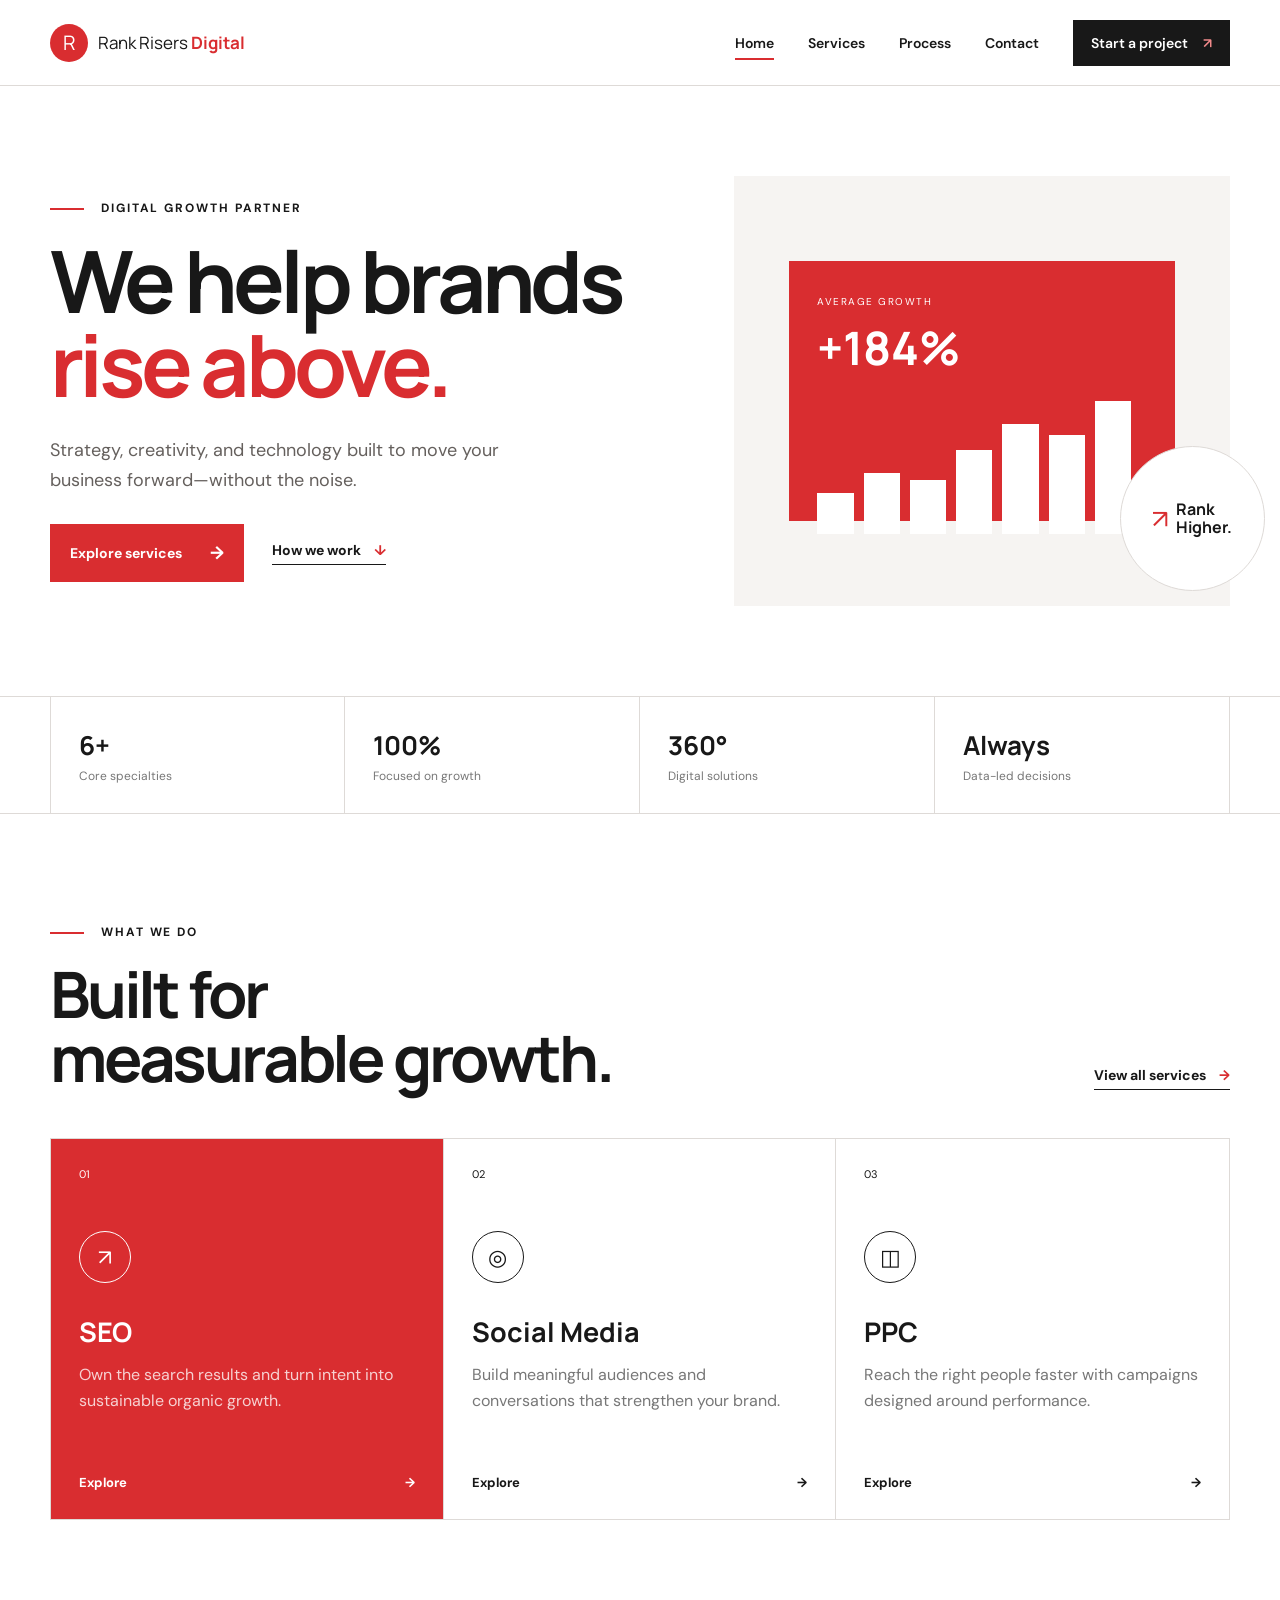
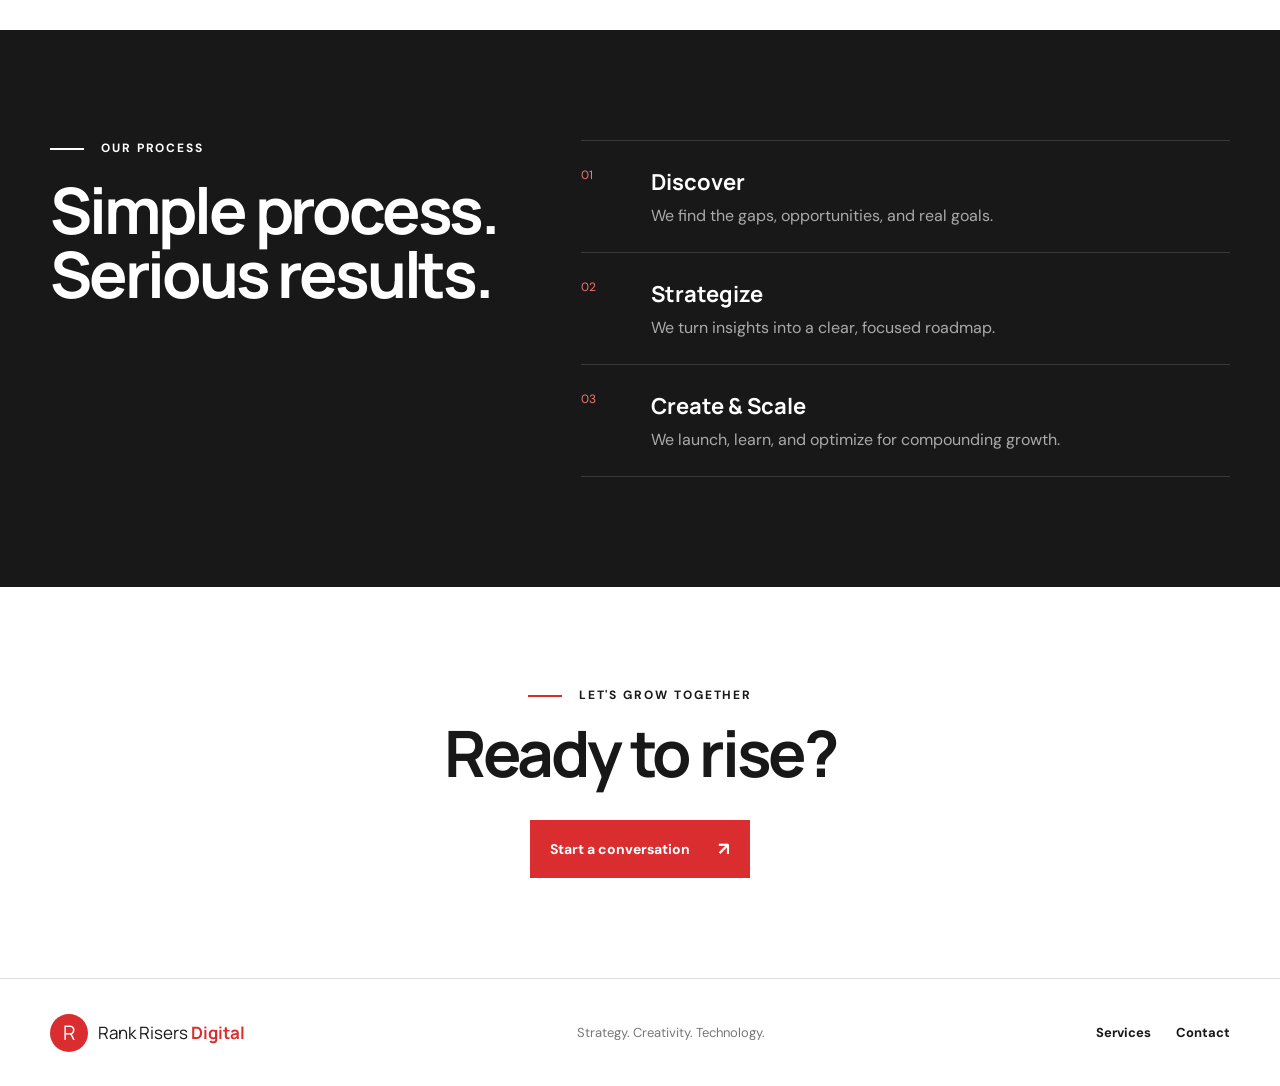
<file: index.html>
<!DOCTYPE html>
<html lang="en">
<head>
  <meta charset="UTF-8">
  <meta name="viewport" content="width=device-width, initial-scale=1.0">
  <meta name="description" content="Rank Risers Digital helps brands grow with SEO, social media, PPC, web development, AI solutions, and custom software.">
  <title>Rank Risers Digital — Growth That Performs</title>
  <link rel="preconnect" href="https://fonts.googleapis.com">
  <link rel="preconnect" href="https://fonts.gstatic.com" crossorigin>
  <link href="https://fonts.googleapis.com/css2?family=DM+Sans:wght@400;500;600;700&family=Manrope:wght@700;800&display=swap" rel="stylesheet">
  <link rel="stylesheet" href="styles.css">
  <link rel="stylesheet" href="popup.css">
</head>
<body>
  <header class="site-header">
    <div class="container nav-wrap">
      <a class="brand" href="index.html" aria-label="Rank Risers Digital home"><span class="brand-mark">R</span><span>Rank Risers <b>Digital</b></span></a>
      <button class="menu-toggle" type="button" aria-expanded="false" aria-controls="primary-nav" aria-label="Open menu"><span></span><span></span></button>
      <nav id="primary-nav" class="nav-links" aria-label="Primary navigation">
        <a class="active" href="index.html">Home</a><a href="services.html">Services</a><a href="#process">Process</a><a href="contact.html">Contact</a>
        <a href="contact.html" class="nav-cta">Start a project <span>↗</span></a>
      </nav>
    </div>
  </header>
  <main>
    <section class="hero"><div class="container hero-grid">
      <div class="hero-copy"><p class="eyebrow"><span></span> Digital growth partner</p><h1>We help brands<br><em>rise above.</em></h1><p class="hero-lede">Strategy, creativity, and technology built to move your business forward—without the noise.</p><div class="hero-actions"><a class="button button-primary" href="services.html">Explore services <span>→</span></a><a class="text-link" href="#process">How we work <span>↓</span></a></div></div>
      <div class="hero-art" aria-label="Abstract rank growth graphic"><div class="art-panel"><span class="panel-label">Average growth</span><strong>+184%</strong><div class="bars" aria-hidden="true"><i style="--h:28%"></i><i style="--h:42%"></i><i style="--h:37%"></i><i style="--h:58%"></i><i style="--h:76%"></i><i style="--h:68%"></i><i style="--h:92%"></i></div></div><div class="art-badge"><span>↗</span><b>Rank<br>Higher.</b></div></div>
    </div></section>
    <section class="proof-strip" aria-label="Capabilities"><div class="container proof-grid"><div><strong>6+</strong><span>Core specialties</span></div><div><strong>100%</strong><span>Focused on growth</span></div><div><strong>360°</strong><span>Digital solutions</span></div><div><strong>Always</strong><span>Data-led decisions</span></div></div></section>
    <section class="services-preview section"><div class="container"><div class="section-heading"><div><p class="eyebrow"><span></span> What we do</p><h2>Built for<br>measurable growth.</h2></div><a class="text-link" href="services.html">View all services <span>→</span></a></div>
      <div class="service-grid"><article class="service-card featured"><span class="service-number">01</span><div class="service-icon">↗</div><h3>SEO</h3><p>Own the search results and turn intent into sustainable organic growth.</p><a href="services.html#seo" aria-label="Learn about SEO">Explore <span>→</span></a></article><article class="service-card"><span class="service-number">02</span><div class="service-icon">◎</div><h3>Social Media</h3><p>Build meaningful audiences and conversations that strengthen your brand.</p><a href="services.html#smo" aria-label="Learn about social media">Explore <span>→</span></a></article><article class="service-card"><span class="service-number">03</span><div class="service-icon">◫</div><h3>PPC</h3><p>Reach the right people faster with campaigns designed around performance.</p><a href="services.html#ppc" aria-label="Learn about PPC">Explore <span>→</span></a></article></div>
    </div></section>
    <section class="process section" id="process"><div class="container process-grid"><div class="process-intro"><p class="eyebrow light"><span></span> Our process</p><h2>Simple process.<br>Serious results.</h2></div><ol class="process-list"><li><span>01</span><div><strong>Discover</strong><p>We find the gaps, opportunities, and real goals.</p></div></li><li><span>02</span><div><strong>Strategize</strong><p>We turn insights into a clear, focused roadmap.</p></div></li><li><span>03</span><div><strong>Create &amp; Scale</strong><p>We launch, learn, and optimize for compounding growth.</p></div></li></ol></div></section>
    <section class="cta-section"><div class="container cta-inner"><p class="eyebrow"><span></span> Let's grow together</p><h2>Ready to rise?</h2><a class="button button-primary" href="contact.html">Start a conversation <span>↗</span></a></div></section>
  </main>
  <footer><div class="container footer-grid"><a class="brand" href="index.html"><span class="brand-mark">R</span><span>Rank Risers <b>Digital</b></span></a><p>Strategy. Creativity. Technology.</p><div class="footer-links"><a href="services.html">Services</a><a href="contact.html">Contact</a></div></div></footer>
  <div class="contact-modal" id="contact-modal" aria-hidden="true"><div class="contact-modal__backdrop" data-modal-close></div><section class="contact-modal__panel" role="dialog" aria-modal="true" aria-labelledby="modal-title" aria-describedby="modal-description"><button class="contact-modal__close" type="button" aria-label="Close contact popup" data-modal-close>&times;</button><p class="eyebrow"><span></span> Let's talk</p><h2 id="modal-title">Ready to rise?</h2><p id="modal-description">Tell us a little about your project and we’ll help you find the right next step.</p><a class="button button-primary" href="contact.html">Contact our team <span>↗</span></a><button class="contact-modal__later" type="button" data-modal-close>Maybe later</button></section></div>
  <script src="script.js"></script>
</body>
</html>
</file>
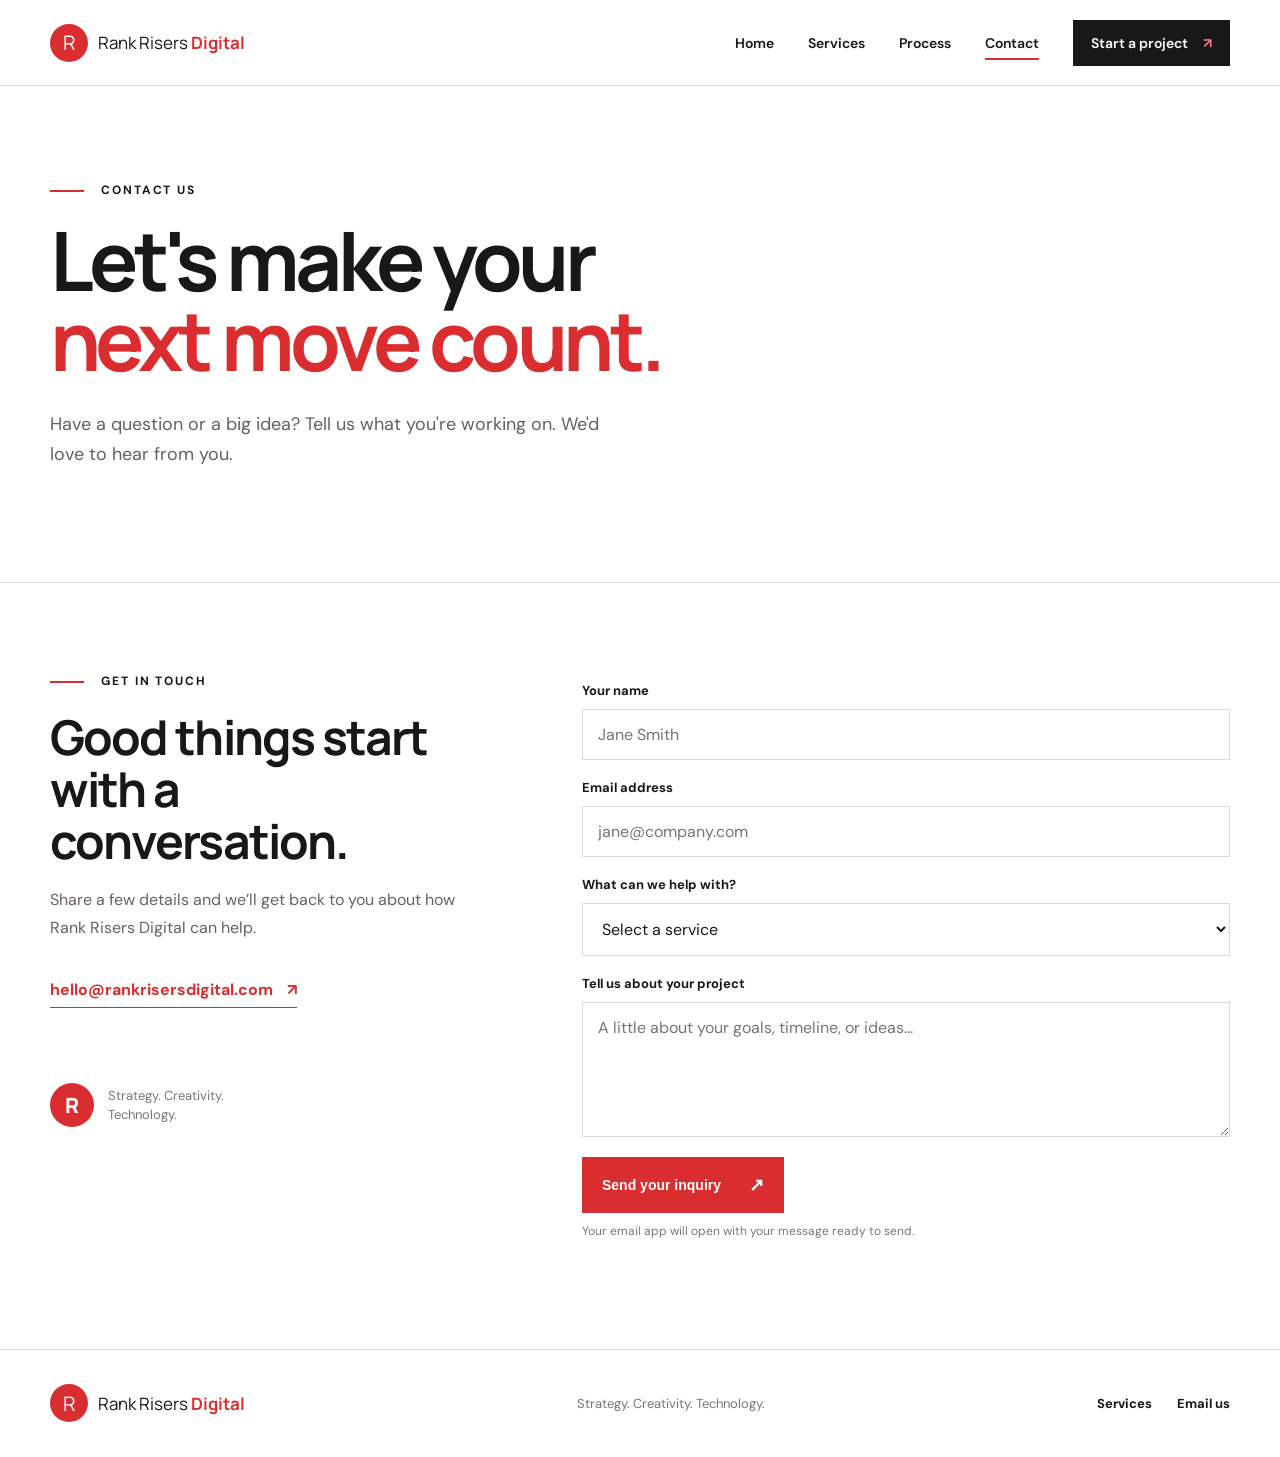
<file: contact.html>
<!DOCTYPE html>
<html lang="en">
<head>
  <meta charset="UTF-8"><meta name="viewport" content="width=device-width, initial-scale=1.0">
  <meta name="description" content="Get in touch with Rank Risers Digital to talk about your next digital growth project.">
  <title>Contact — Rank Risers Digital</title>
  <link rel="preconnect" href="https://fonts.googleapis.com"><link rel="preconnect" href="https://fonts.gstatic.com" crossorigin>
  <link href="https://fonts.googleapis.com/css2?family=DM+Sans:wght@400;500;600;700&family=Manrope:wght@700;800&display=swap" rel="stylesheet">
  <link rel="stylesheet" href="styles.css"><link rel="stylesheet" href="popup.css">
</head>
<body>
  <header class="site-header"><div class="container nav-wrap"><a class="brand" href="index.html"><span class="brand-mark">R</span><span>Rank Risers <b>Digital</b></span></a><button class="menu-toggle" type="button" aria-expanded="false" aria-controls="primary-nav" aria-label="Open menu"><span></span><span></span></button><nav id="primary-nav" class="nav-links" aria-label="Primary navigation"><a href="index.html">Home</a><a href="services.html">Services</a><a href="index.html#process">Process</a><a class="active" href="contact.html">Contact</a><a href="#contact-form" class="nav-cta">Start a project <span>↗</span></a></nav></div></header>
  <main>
    <section class="contact-page-hero"><div class="container"><p class="eyebrow"><span></span> Contact us</p><h1>Let's make your<br><em>next move count.</em></h1><p class="hero-lede">Have a question or a big idea? Tell us what you're working on. We'd love to hear from you.</p></div></section>
    <section class="contact-page-content" id="contact-form"><div class="container contact-layout">
      <div class="contact-details"><p class="eyebrow"><span></span> Get in touch</p><h2>Good things start with a conversation.</h2><p>Share a few details and we’ll get back to you about how Rank Risers Digital can help.</p><a class="contact-email" href="mailto:hello@rankrisersdigital.com">hello@rankrisersdigital.com <span>↗</span></a><div class="contact-note"><span>R</span><p>Strategy. Creativity.<br>Technology.</p></div></div>
      <form class="contact-form" id="project-form">
        <label for="name">Your name</label><input id="name" name="name" autocomplete="name" required placeholder="Jane Smith">
        <label for="email">Email address</label><input id="email" name="email" type="email" autocomplete="email" required placeholder="jane@company.com">
        <label for="service">What can we help with?</label><select id="service" name="service" required><option value="" disabled selected>Select a service</option><option>SEO</option><option>Social Media Marketing</option><option>PPC</option><option>Web Development</option><option>AI Solutions</option><option>Custom Software Development</option><option>Something else</option></select>
        <label for="message">Tell us about your project</label><textarea id="message" name="message" rows="5" required placeholder="A little about your goals, timeline, or ideas..."></textarea>
        <button class="button button-primary" type="submit">Send your inquiry <span>↗</span></button><p class="form-hint">Your email app will open with your message ready to send.</p>
      </form>
    </div></section>
  </main>
  <footer><div class="container footer-grid"><a class="brand" href="index.html"><span class="brand-mark">R</span><span>Rank Risers <b>Digital</b></span></a><p>Strategy. Creativity. Technology.</p><div class="footer-links"><a href="services.html">Services</a><a href="mailto:hello@rankrisersdigital.com">Email us</a></div></div></footer>
  <div class="contact-modal" id="contact-modal" aria-hidden="true"><div class="contact-modal__backdrop" data-modal-close></div><section class="contact-modal__panel" role="dialog" aria-modal="true" aria-labelledby="modal-title" aria-describedby="modal-description"><button class="contact-modal__close" type="button" aria-label="Close contact popup" data-modal-close>&times;</button><p class="eyebrow"><span></span> Let's talk</p><h2 id="modal-title">Ready to rise?</h2><p id="modal-description">Tell us a little about your project and we’ll help you find the right next step.</p><a class="button button-primary" href="#contact-form" data-modal-close>Contact our team <span>↗</span></a><button class="contact-modal__later" type="button" data-modal-close>Maybe later</button></section></div>
  <script src="script.js"></script>
</body>
</html>
</file>
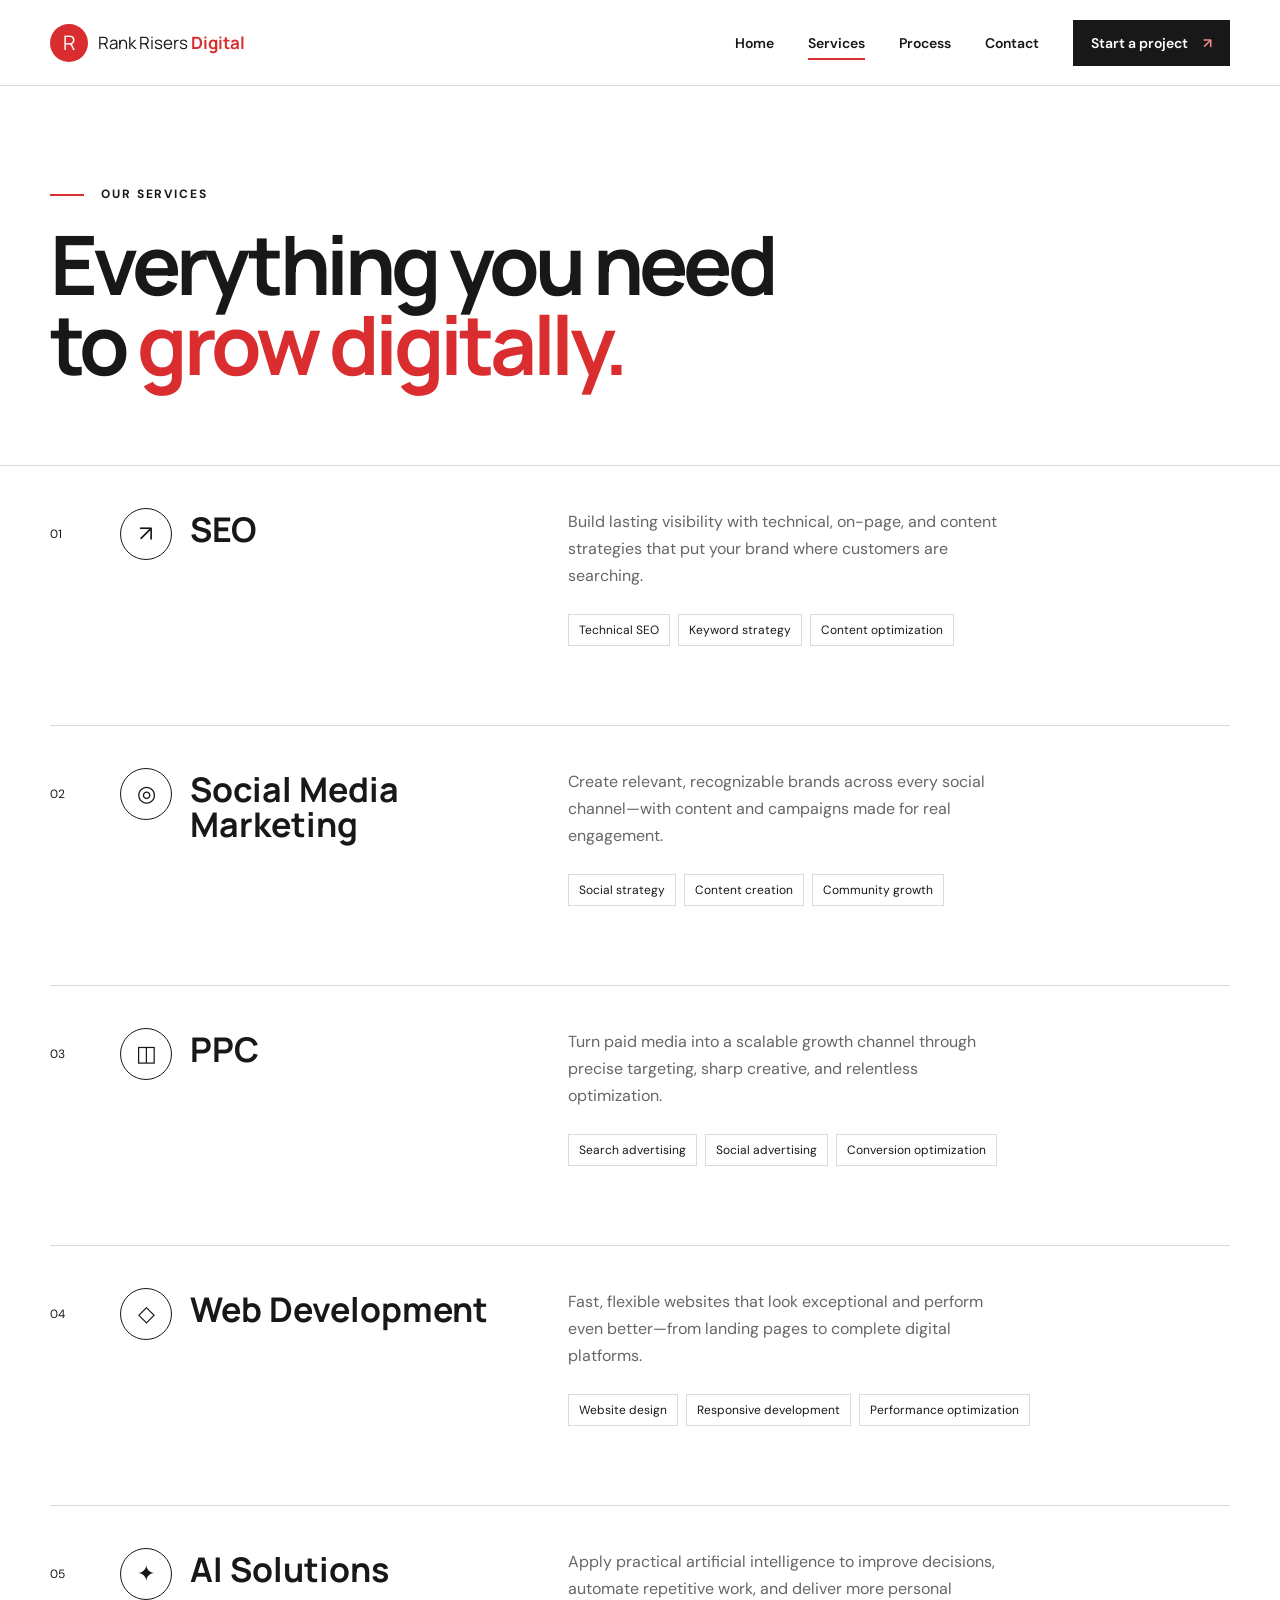
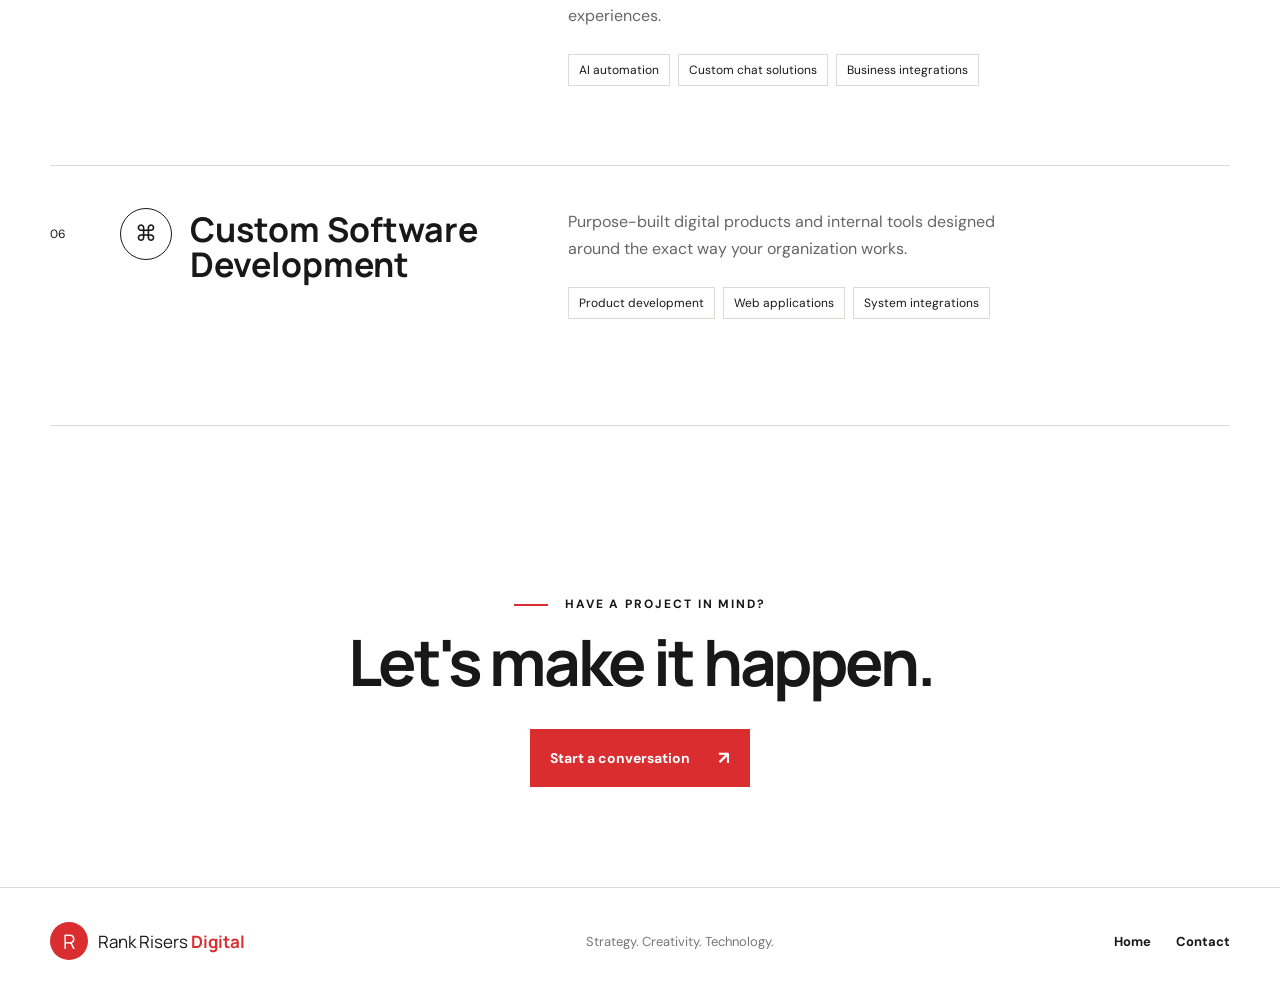
<file: services.html>
<!DOCTYPE html>
<html lang="en">
<head>
  <meta charset="UTF-8"><meta name="viewport" content="width=device-width, initial-scale=1.0">
  <meta name="description" content="Explore Rank Risers Digital's SEO, SMO, PPC, web development, AI, and custom software services.">
  <title>Services — Rank Risers Digital</title>
  <link rel="preconnect" href="https://fonts.googleapis.com"><link rel="preconnect" href="https://fonts.gstatic.com" crossorigin>
  <link href="https://fonts.googleapis.com/css2?family=DM+Sans:wght@400;500;600;700&family=Manrope:wght@700;800&display=swap" rel="stylesheet">
  <link rel="stylesheet" href="styles.css"><link rel="stylesheet" href="popup.css">
</head>
<body>
  <header class="site-header"><div class="container nav-wrap"><a class="brand" href="index.html"><span class="brand-mark">R</span><span>Rank Risers <b>Digital</b></span></a><button class="menu-toggle" type="button" aria-expanded="false" aria-controls="primary-nav" aria-label="Open menu"><span></span><span></span></button><nav id="primary-nav" class="nav-links" aria-label="Primary navigation"><a href="index.html">Home</a><a class="active" href="services.html">Services</a><a href="index.html#process">Process</a><a href="contact.html">Contact</a><a href="contact.html" class="nav-cta">Start a project <span>↗</span></a></nav></div></header>
  <main>
    <section class="services-hero"><div class="container"><p class="eyebrow"><span></span> Our services</p><h1>Everything you need<br>to <em>grow digitally.</em></h1></div></section>
    <section class="services-list section"><div class="container">
      <article class="service-row" id="seo"><div class="row-number">01</div><div class="row-title"><span class="service-icon">↗</span><h2>SEO</h2></div><div class="row-content"><p>Build lasting visibility with technical, on-page, and content strategies that put your brand where customers are searching.</p><ul><li>Technical SEO</li><li>Keyword strategy</li><li>Content optimization</li></ul></div></article>
      <article class="service-row" id="smo"><div class="row-number">02</div><div class="row-title"><span class="service-icon">◎</span><h2>Social Media<br>Marketing</h2></div><div class="row-content"><p>Create relevant, recognizable brands across every social channel—with content and campaigns made for real engagement.</p><ul><li>Social strategy</li><li>Content creation</li><li>Community growth</li></ul></div></article>
      <article class="service-row" id="ppc"><div class="row-number">03</div><div class="row-title"><span class="service-icon">◫</span><h2>PPC</h2></div><div class="row-content"><p>Turn paid media into a scalable growth channel through precise targeting, sharp creative, and relentless optimization.</p><ul><li>Search advertising</li><li>Social advertising</li><li>Conversion optimization</li></ul></div></article>
      <article class="service-row" id="web"><div class="row-number">04</div><div class="row-title"><span class="service-icon">◇</span><h2>Web Development</h2></div><div class="row-content"><p>Fast, flexible websites that look exceptional and perform even better—from landing pages to complete digital platforms.</p><ul><li>Website design</li><li>Responsive development</li><li>Performance optimization</li></ul></div></article>
      <article class="service-row" id="ai"><div class="row-number">05</div><div class="row-title"><span class="service-icon">✦</span><h2>AI Solutions</h2></div><div class="row-content"><p>Apply practical artificial intelligence to improve decisions, automate repetitive work, and deliver more personal experiences.</p><ul><li>AI automation</li><li>Custom chat solutions</li><li>Business integrations</li></ul></div></article>
      <article class="service-row" id="software"><div class="row-number">06</div><div class="row-title"><span class="service-icon">⌘</span><h2>Custom Software<br>Development</h2></div><div class="row-content"><p>Purpose-built digital products and internal tools designed around the exact way your organization works.</p><ul><li>Product development</li><li>Web applications</li><li>System integrations</li></ul></div></article>
    </div></section>
    <section class="cta-section"><div class="container cta-inner"><p class="eyebrow"><span></span> Have a project in mind?</p><h2>Let's make it happen.</h2><a class="button button-primary" href="contact.html">Start a conversation <span>↗</span></a></div></section>
  </main>
  <footer><div class="container footer-grid"><a class="brand" href="index.html"><span class="brand-mark">R</span><span>Rank Risers <b>Digital</b></span></a><p>Strategy. Creativity. Technology.</p><div class="footer-links"><a href="index.html">Home</a><a href="contact.html">Contact</a></div></div></footer>
  <div class="contact-modal" id="contact-modal" aria-hidden="true"><div class="contact-modal__backdrop" data-modal-close></div><section class="contact-modal__panel" role="dialog" aria-modal="true" aria-labelledby="modal-title" aria-describedby="modal-description"><button class="contact-modal__close" type="button" aria-label="Close contact popup" data-modal-close>&times;</button><p class="eyebrow"><span></span> Let's talk</p><h2 id="modal-title">Ready to rise?</h2><p id="modal-description">Tell us a little about your project and we’ll help you find the right next step.</p><a class="button button-primary" href="contact.html">Contact our team <span>↗</span></a><button class="contact-modal__later" type="button" data-modal-close>Maybe later</button></section></div>
  <script src="script.js"></script>
</body>
</html>
</file>
<file: styles.css>
:root{--red:#d92d30;--white:#fff;--ink:#181818;--soft:#f6f4f2;--line:#dedad7}*{box-sizing:border-box}html{scroll-behavior:smooth}body{margin:0;font-family:'DM Sans',sans-serif;color:var(--ink);background:var(--white)}a{color:inherit;text-decoration:none}.container{width:min(1180px,calc(100% - 48px));margin:auto}.site-header{height:86px;border-bottom:1px solid var(--line);background:rgba(255,255,255,.96);position:sticky;top:0;z-index:50}.nav-wrap{height:100%;display:flex;align-items:center;justify-content:space-between}.brand{display:flex;align-items:center;gap:10px;font-family:'Manrope',sans-serif;font-size:17px}.brand b{color:var(--red)}.brand-mark{display:grid;place-items:center;width:38px;height:38px;border-radius:50%;background:var(--red);color:var(--white);font-size:20px}.nav-links{display:flex;align-items:center;gap:34px;font-size:14px;font-weight:600}.nav-links>a{position:relative}.nav-links>a:not(.nav-cta):after{content:"";position:absolute;left:0;bottom:-8px;width:0;height:2px;background:var(--red);transition:.2s}.nav-links>a.active:after,.nav-links>a:hover:after{width:100%}.nav-cta{background:var(--ink);color:var(--white);padding:14px 18px}.nav-cta span{color:#f18a8b;margin-left:12px}.menu-toggle{display:none;border:0;background:none}.hero{min-height:610px;display:flex;align-items:center}.hero-grid{display:grid;grid-template-columns:58% 42%;align-items:center}.eyebrow{text-transform:uppercase;letter-spacing:.16em;font-size:12px;font-weight:700;margin:0 0 22px}.eyebrow span{display:inline-block;width:34px;height:2px;background:var(--red);vertical-align:middle;margin-right:12px}.hero h1,.services-hero h1{font-family:'Manrope',sans-serif;font-size:clamp(52px,7vw,86px);line-height:.98;letter-spacing:-.055em;margin:0}.hero h1 em,.services-hero h1 em{color:var(--red);font-style:normal}.hero-lede{max-width:520px;font-size:18px;line-height:1.7;color:#65605d;margin:28px 0}.hero-actions{display:flex;align-items:center;gap:28px}.button{display:inline-flex;align-items:center;justify-content:center;gap:28px;padding:17px 20px;font-weight:700;font-size:14px}.button-primary{background:var(--red);color:var(--white)}.button-primary span{font-size:18px}.text-link{font-weight:700;font-size:14px;border-bottom:1px solid var(--ink);padding-bottom:5px}.text-link span{color:var(--red);margin-left:10px}.hero-art{height:430px;background:var(--soft);position:relative;display:flex;align-items:center;padding:55px}.art-panel{width:100%;height:260px;background:var(--red);color:var(--white);padding:28px}.panel-label{text-transform:uppercase;font-size:10px;letter-spacing:.15em}.art-panel strong{display:block;font-family:'Manrope';font-size:46px;margin-top:6px}.bars{height:145px;display:flex;align-items:flex-end;gap:10px;margin-top:10px}.bars i{display:block;width:11%;height:var(--h);background:var(--white)}.art-badge{position:absolute;right:-35px;bottom:15px;width:145px;height:145px;border-radius:50%;background:var(--white);border:1px solid var(--line);display:flex;align-items:center;justify-content:center;gap:8px}.art-badge span{color:var(--red);font-size:26px}.art-badge b{line-height:1.1;font-family:'Manrope'}.proof-strip{border-top:1px solid var(--line);border-bottom:1px solid var(--line)}.proof-grid{display:grid;grid-template-columns:repeat(4,1fr)}.proof-grid div{height:116px;display:flex;flex-direction:column;justify-content:center;border-right:1px solid var(--line);padding-left:28px}.proof-grid div:first-child{border-left:1px solid var(--line)}.proof-grid strong{font-family:'Manrope';font-size:26px}.proof-grid span{font-size:12px;color:#777;margin-top:5px}.section{padding:110px 0}.section-heading{display:flex;justify-content:space-between;align-items:flex-end;margin-bottom:48px}.section-heading h2,.process h2,.cta-inner h2{font-family:'Manrope';font-size:clamp(42px,5vw,68px);line-height:1;letter-spacing:-.05em;margin:0}.service-grid{display:grid;grid-template-columns:repeat(3,1fr);border:1px solid var(--line)}.service-card{min-height:380px;padding:28px;display:flex;flex-direction:column;border-right:1px solid var(--line)}.service-card:last-child{border-right:0}.service-card.featured{background:var(--red);color:var(--white)}.service-number{font-size:11px}.service-icon{width:52px;height:52px;border:1px solid currentColor;border-radius:50%;display:grid;place-items:center;font-size:22px;margin:50px 0 30px}.service-card h3{font-family:'Manrope';font-size:27px;margin:0 0 12px}.service-card p{line-height:1.65;color:#777;margin:0}.featured p{color:rgba(255,255,255,.78)}.service-card>a{margin-top:auto;font-size:13px;font-weight:700}.service-card>a span{float:right}.featured>a span{color:var(--white)}.process{background:var(--ink);color:var(--white)}.process-grid{display:grid;grid-template-columns:45% 55%}.eyebrow.light span{background:var(--white)}.process-list{list-style:none;margin:0;padding:0}.process-list li{display:grid;grid-template-columns:70px 1fr;padding:26px 0;border-bottom:1px solid #3a3a3a}.process-list li:first-child{border-top:1px solid #3a3a3a}.process-list li>span{color:#ef7778;font-size:12px}.process-list strong{font-family:'Manrope';font-size:22px}.process-list p{color:#aaa;margin:8px 0 0}.cta-section{padding:100px 0}.cta-inner{text-align:center}.cta-inner h2{margin-bottom:35px}.cta-inner .eyebrow{margin-bottom:18px}.cta-inner .eyebrow span{background:var(--red)}footer{border-top:1px solid var(--line);padding:32px 0}.footer-grid{display:flex;align-items:center;justify-content:space-between}.footer-grid p{color:#777;font-size:13px}.footer-links{display:flex;gap:25px;font-size:13px;font-weight:700}.services-hero{padding:100px 0 80px;border-bottom:1px solid var(--line)}.services-hero h1{font-size:clamp(52px,7vw,82px)}.services-list{padding-top:0;padding-bottom:70px}.service-row{display:grid;grid-template-columns:70px 38% 1fr;min-height:260px;border-bottom:1px solid var(--line);padding:42px 0;align-items:start}.row-number{font-size:12px;padding-top:18px}.row-title{display:flex;align-items:flex-start;gap:18px}.row-title .service-icon{flex:none;margin:0}.row-title h2{font-family:'Manrope';font-size:34px;line-height:1.05;margin:4px 0}.row-content p{line-height:1.7;color:#666;margin:0 0 25px;max-width:440px}.row-content ul{list-style:none;padding:0;margin:0;display:flex;flex-wrap:wrap;gap:8px}.row-content li{border:1px solid var(--line);padding:7px 10px;font-size:12px}@media(max-width:800px){.container{width:min(100% - 32px,1180px)}.site-header{height:72px}.menu-toggle{display:flex;width:42px;height:42px;flex-direction:column;justify-content:center;align-items:center;gap:7px}.menu-toggle span{width:22px;height:2px;background:var(--ink)}.nav-links{display:none;position:absolute;left:0;right:0;top:72px;background:var(--white);border-bottom:1px solid var(--line);padding:24px 16px;flex-direction:column;align-items:flex-start}.nav-links.open{display:flex}.nav-cta{width:100%;text-align:center}.hero{padding:70px 0}.hero-grid{grid-template-columns:1fr}.hero-art{margin-top:50px;height:360px;padding:35px}.art-badge{right:10px}.proof-grid{grid-template-columns:1fr 1fr}.proof-grid div:nth-child(3){border-left:1px solid var(--line);border-top:1px solid var(--line)}.proof-grid div:nth-child(4){border-top:1px solid var(--line)}.section{padding:75px 0}.section-heading{align-items:flex-start}.service-grid{grid-template-columns:1fr}.service-card{border-right:0;border-bottom:1px solid var(--line)}.process-grid{grid-template-columns:1fr}.process-list{margin-top:45px}.footer-grid{flex-wrap:wrap;gap:20px}.services-hero{padding:70px 0}.service-row{grid-template-columns:45px 1fr}.row-content{grid-column:2;margin-top:25px}.row-title h2{font-size:29px}}@media(max-width:480px){.brand{font-size:14px}.brand-mark{width:34px;height:34px}.hero h1,.services-hero h1{font-size:48px}.hero-actions{align-items:flex-start;flex-direction:column}.hero-art{height:320px}.art-badge{width:120px;height:120px}.proof-grid div{height:100px;padding-left:14px}.proof-grid strong{font-size:21px}.section-heading{flex-direction:column;gap:25px}.cta-section{padding:75px 0}.footer-grid p{display:none}.service-row{grid-template-columns:38px 1fr}.row-title{gap:10px}.row-title .service-icon{width:44px;height:44px}}
</file>
<file: popup.css>
/* Contact page and timed contact popup; keeps the site's red-and-white palette. */
.contact-page-hero{padding:96px 0 84px;border-bottom:1px solid var(--line)}.contact-page-hero h1{font-family:'Manrope',sans-serif;font-size:clamp(50px,7vw,82px);line-height:.98;letter-spacing:-.055em;margin:0}.contact-page-hero h1 em{font-style:normal;color:var(--red)}.contact-page-hero .hero-lede{max-width:570px}.contact-page-content{padding:90px 0 110px}.contact-layout{display:grid;grid-template-columns: .8fr 1.2fr;gap:100px}.contact-details h2{font-family:'Manrope',sans-serif;font-size:clamp(32px,4vw,48px);line-height:1.08;letter-spacing:-.04em;margin:0 0 20px}.contact-details>p:not(.eyebrow){color:#68625f;line-height:1.7}.contact-email{display:inline-block;margin-top:22px;color:var(--red);font-weight:700;border-bottom:1px solid var(--red);padding-bottom:7px}.contact-email span{margin-left:10px}.contact-note{display:flex;align-items:center;gap:14px;margin-top:65px;color:#777}.contact-note>span{display:grid;place-items:center;width:44px;height:44px;background:var(--red);color:white;border-radius:50%;font:800 21px 'Manrope'}.contact-note p{font-size:13px;line-height:1.5}.contact-form{display:grid;gap:10px}.contact-form label{font-size:13px;font-weight:700;margin-top:9px}.contact-form input,.contact-form select,.contact-form textarea{width:100%;padding:14px 15px;border:1px solid var(--line);border-radius:0;background:#fff;color:var(--ink);font:inherit}.contact-form input:focus,.contact-form select:focus,.contact-form textarea:focus{outline:2px solid var(--red);outline-offset:2px}.contact-form textarea{resize:vertical;min-height:130px}.contact-form .button{border:0;cursor:pointer;justify-self:start;margin-top:10px}.form-hint{font-size:12px;color:#777;margin:0}.contact-modal{position:fixed;inset:0;z-index:100;display:grid;place-items:center;padding:20px;visibility:hidden;opacity:0;transition:opacity .25s ease,visibility .25s ease}.contact-modal.is-visible{visibility:visible;opacity:1}.contact-modal__backdrop{position:absolute;inset:0;background:rgba(24,24,24,.62)}.contact-modal__panel{position:relative;width:min(100%,480px);background:#fff;padding:48px;box-shadow:0 24px 80px rgba(0,0,0,.2);transform:translateY(12px);transition:transform .25s ease}.contact-modal.is-visible .contact-modal__panel{transform:translateY(0)}.contact-modal__panel h2{font-family:'Manrope',sans-serif;font-size:42px;letter-spacing:-.05em;line-height:1;margin:0 0 15px}.contact-modal__panel>p:not(.eyebrow){line-height:1.65;color:#68625f;margin:0 0 24px}.contact-modal__close{position:absolute;right:15px;top:10px;border:0;background:none;font-size:32px;cursor:pointer;color:var(--ink)}.contact-modal__later{display:block;border:0;background:none;padding:14px 0 0;font:600 13px 'DM Sans',sans-serif;color:#666;cursor:pointer}.modal-open{overflow:hidden}@media(max-width:800px){.contact-page-hero{padding:70px 0}.contact-page-content{padding:65px 0}.contact-layout{grid-template-columns:1fr;gap:45px}.contact-note{margin-top:35px}}@media(max-width:480px){.contact-modal__panel{padding:42px 25px 28px}.contact-modal__panel h2{font-size:35px}}
</file>
